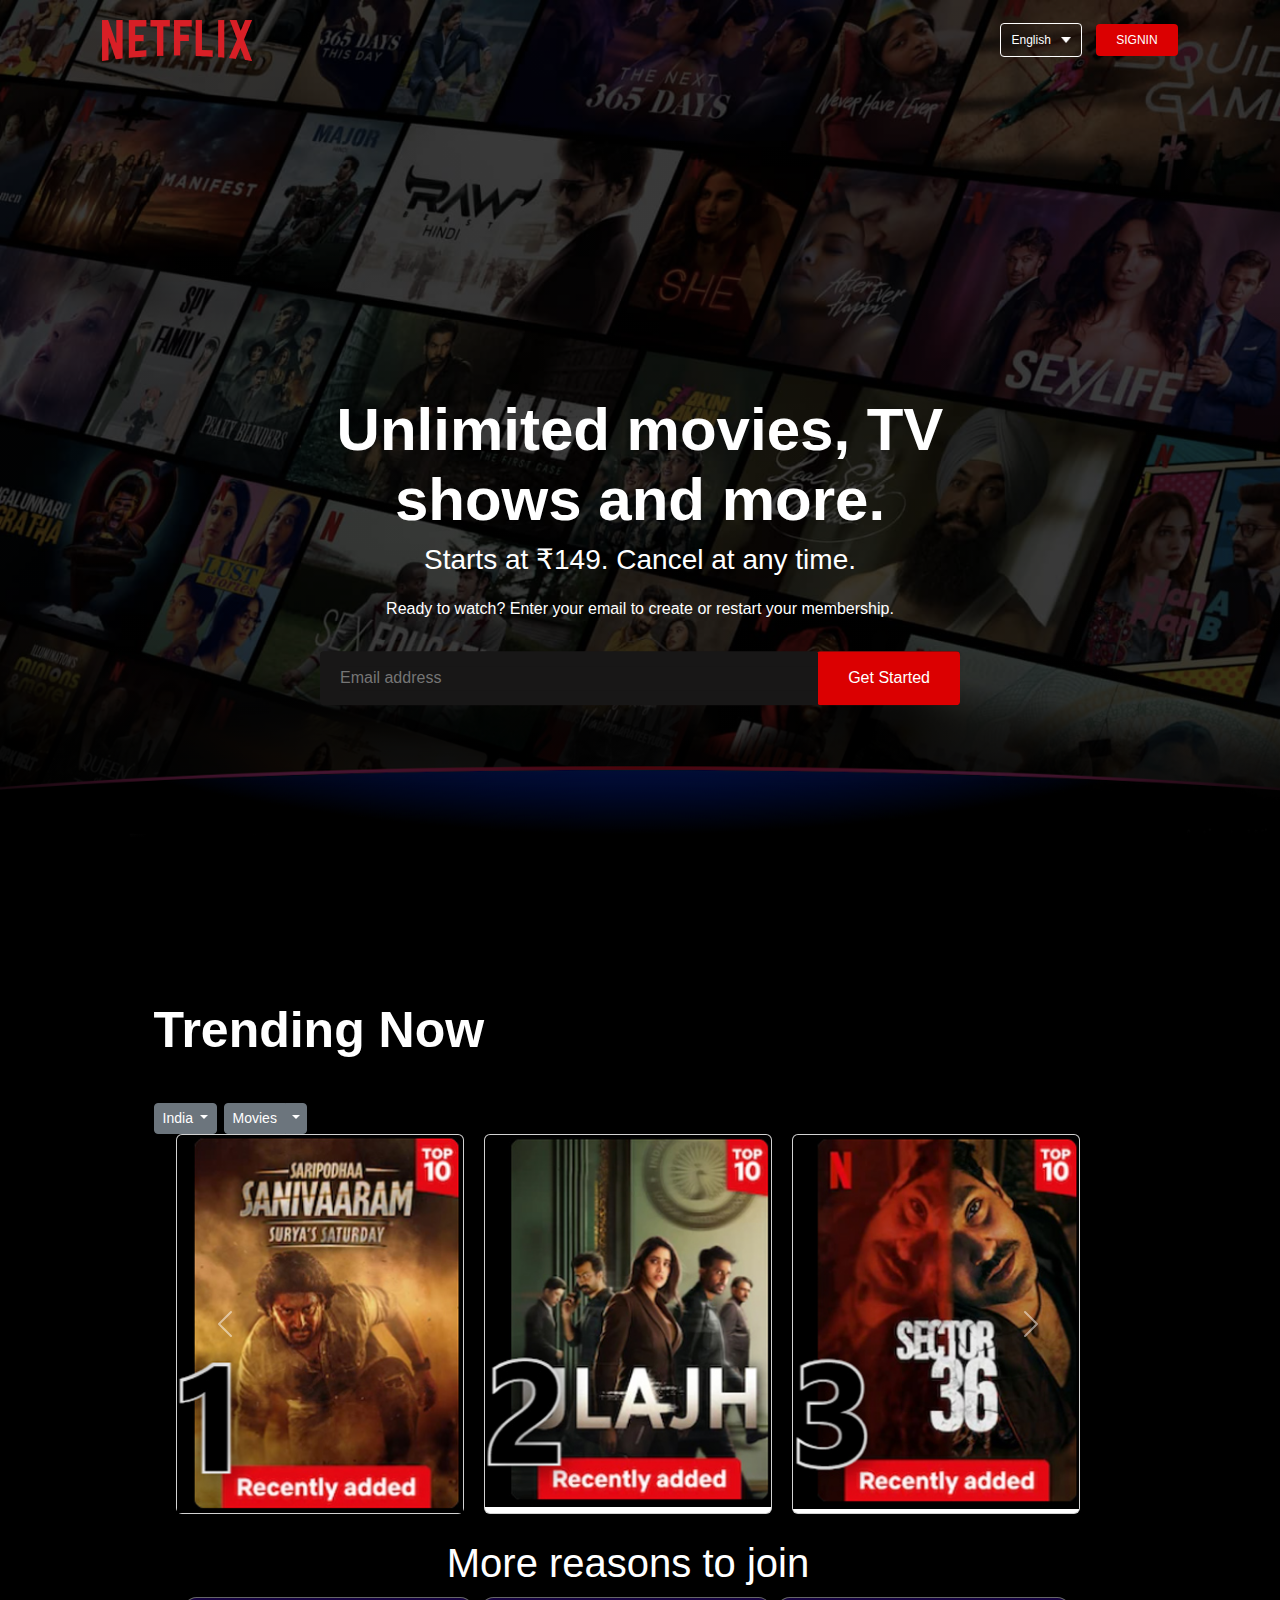
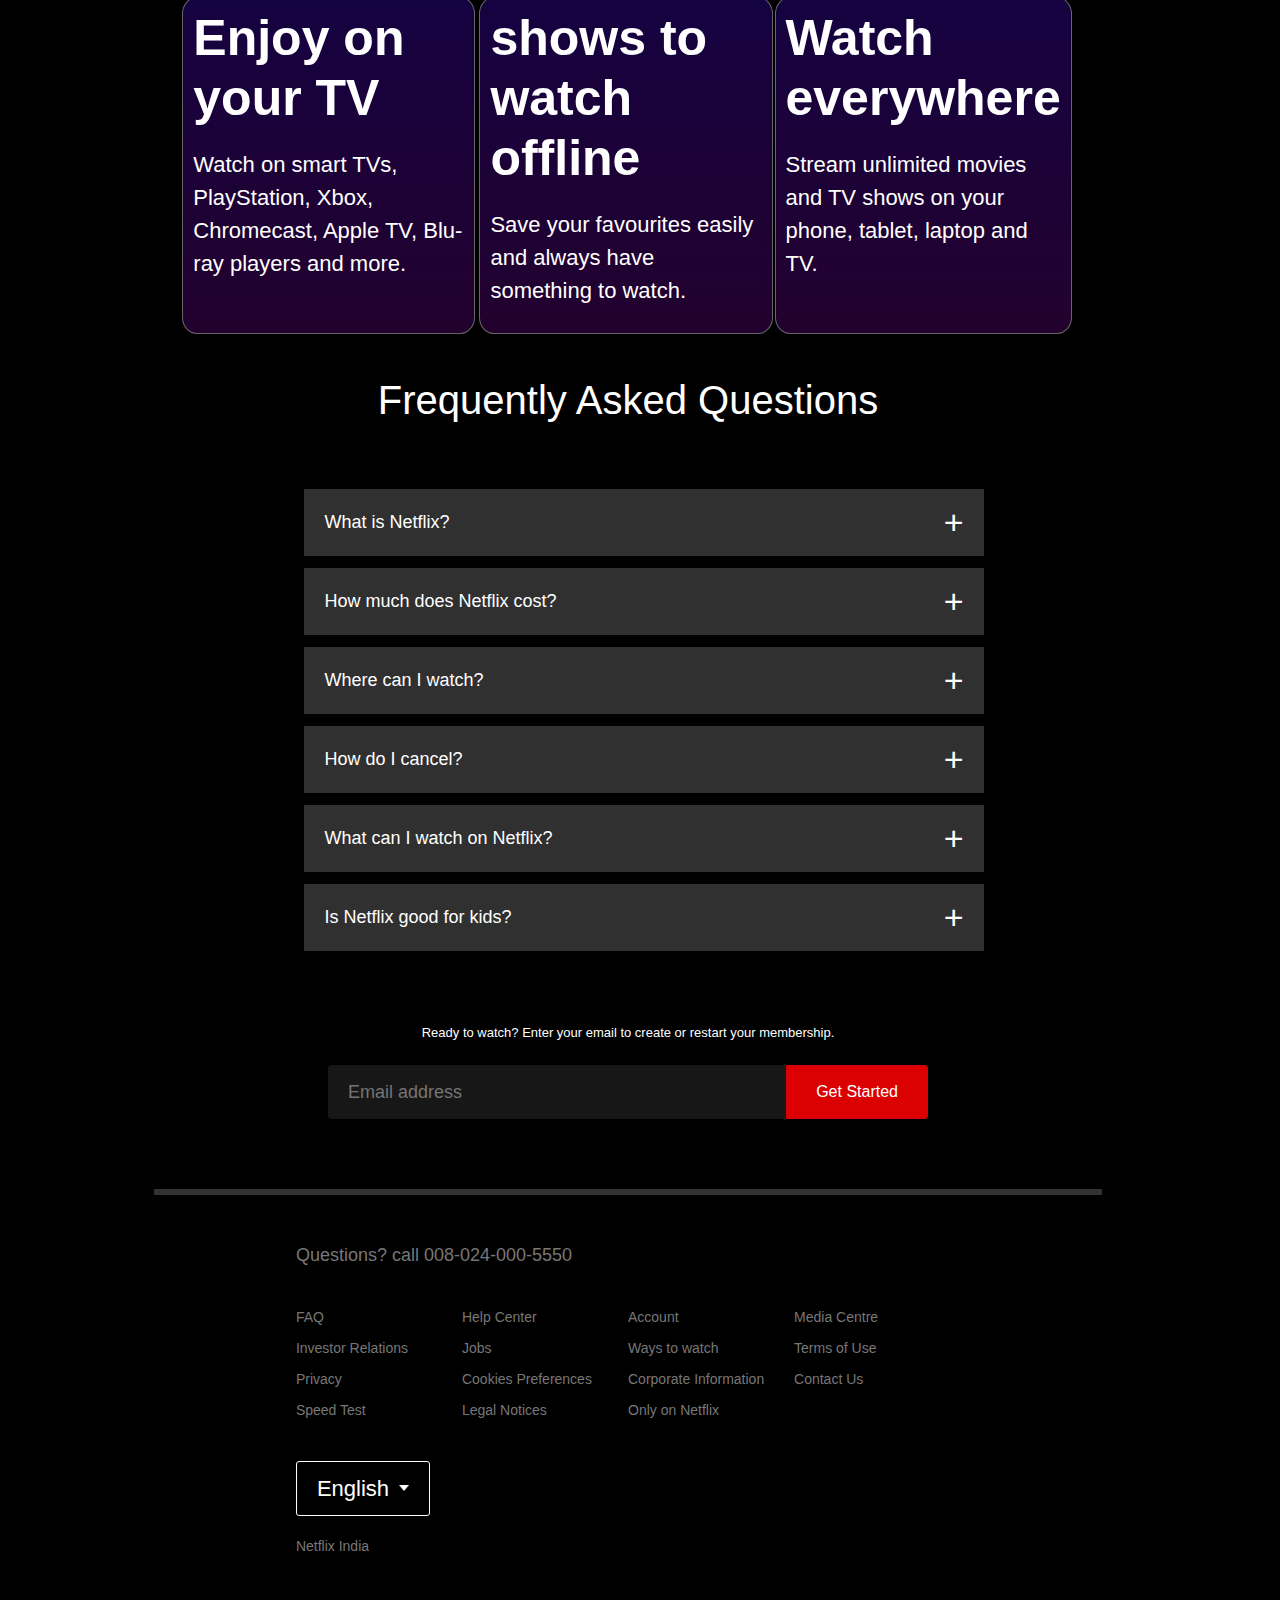
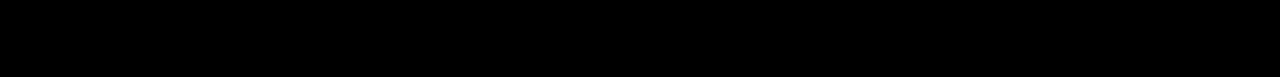
<file: index.html>
<!DOCTYPE html>
<html>
<head>
    <meta name="viewport" content="width=device-width, initial-scale=1.0">
    <title>Netfli</title>
    <link rel="stylesheet" href="style.css">
    <script src="https://cdn.jsdelivr.net/npm/bootstrap@5.3.3/dist/js/bootstrap.bundle.min.js" integrity="sha384-YvpcrYf0tY3lHB60NNkmXc5s9fDVZLESaAA55NDzOxhy9GkcIdslK1eN7N6jIeHz" crossorigin="anonymous"></script>
    <link href="https://cdn.jsdelivr.net/npm/bootstrap@5.3.3/dist/css/bootstrap.min.css" rel="stylesheet" integrity="sha384-QWTKZyjpPEjISv5WaRU9OFeRpok6YctnYmDr5pNlyT2bRjXh0JMhjY6hW+ALEwIH" crossorigin="anonymous">
   <script src="index.js"></script>
</head>

<body>
 <div class="overall_background">
<div class="header">
    <nav>
        <img src="logo.png" class="logo">
        <div>
            <button class="language-btn">English <img src="down-icon.png"></button>
            <button id="signin"><a href="loginform.html">SIGNIN</a></button>
        </div>
    </nav>
    <div class="header-content">
        <h1 style="color: white;">Unlimited movies, TV shows and more.</h1>
        <h3 style="color: white;">Starts at ₹149. Cancel at any time.</h3>
        <p style="color: white;">Ready to watch? Enter your email to create or restart your membership.</p>
        <form class="email-signup">
            <input type="email" placeholder="Email address" required>
            
            <button type="submit">Get Started</button>
        </form>
    </div>
</div>

<div class="features">
    <div class="row">
        <div class="text-col">
            <h2>Trending Now</h2>
            
        </div>



        <!-- /second part -->
        
        <div >

            <div class="btn-group">
                <button class="btn btn-secondary btn-sm dropdown-toggle" type="button" data-bs-toggle="dropdown" aria-expanded="false">
                  India
                </button>
                <ul class="dropdown-menu">
                  Global
                </ul>
                
                
              </div>
              <div class="btn-group">
                <button class="btn btn-secondary btn-sm" type="button">
                  Movies
                </button>
                <button type="button" class="btn btn-sm btn-secondary dropdown-toggle dropdown-toggle-split" data-bs-toggle="dropdown" aria-expanded="false">
                  <span class="visually-hidden">Toggle Dropdown</span>
                </button>
                <ul class="dropdown-menu">
                 Tv Shows
                </ul>
              </div>




        </div>
        

        <!--carousal-->

        <div>
        
      
        
        
          <link href="https://cdn.jsdelivr.net/npm/bootstrap@5.2.0/dist/css/bootstrap.min.css" rel="stylesheet" integrity="sha384-gH2yIJqKdNHPEq0n4Mqa/HGKIhSkIHeL5AyhkYV8i59U5AR6csBvApHHNl/vI1Bx" crossorigin="anonymous">
    <div id="carouselExampleControls" class="carousel carousel-da " data-bs-ride="carousel">
  <div class="carousel-inner">
    <div class="carousel-item active">
      <div class="card-wrapper container-sm d-flex  justify-content-around">
      <div class="card  " style="width: 18rem;">
  <img src="cu 1.jpg" class="card-img-top" alt="...">
  
</div><div class="card" style="width: 18rem;">
  <img src="cu 2.jpg" class="card-img-top" alt="...">
 
        </div>
        <div class="card" style="width: 18rem;">
  <img src="cu 3.jpg" class="card-img-top" alt="...">
  
</div>
</div>
    </div>
    <div class="carousel-item">
      <div class="card-wrapper container-sm d-flex   justify-content-around">
      <div class="card  " style="width: 18rem;">
  <img src="cu 7.jpg" class="card-img-top" alt="...">
  
</div>
<div class="card" style="width: 18rem;">
  <img src="cu 8.jpg" class="card-img-top" alt="...">
 
        </div>





        
        <div class="card" style="width: 18rem;">
  <img src="cu 9.jpg" class="card-img-top" alt="...">

</div>
    </div>
    </div>
    <div class="carousel-item">
      <div class="card-wrapper container-sm d-flex  justify-content-around">
      <div class="card " style="width: 18rem;">
  <img src="cu 4.jpg" class="card-img-top" alt="...">

</div>
        <div class="card" style="width: 18rem;">
  <img src="cu 5.jpg" class="card-img-top" alt="...">
  
        </div>
        <div class="card" style="width: 18rem;">
  <img src="cu 6.jpg" class="card-img-top" alt="...">

</div>
    </div>
  </div>
  <button class="carousel-control-prev" type="button" data-bs-target="#carouselExampleControls" data-bs-slide="prev">
    <span class="carousel-control-prev-icon" aria-hidden="true"></span>
    <span class="visually-hidden">Previous</span>
  </button>
  <button class="carousel-control-next" type="button" data-bs-target="#carouselExampleControls" data-bs-slide="next">
    <span class="carousel-control-next-icon" aria-hidden="true"></span>
    <span class="visually-hidden">Next</span>
  </button>
</div>
    
    
    
    
    <script src="https://cdn.jsdelivr.net/npm/bootstrap@5.2.0/dist/js/bootstrap.bundle.min.js" integrity="sha384-A3rJD856KowSb7dwlZdYEkO39Gagi7vIsF0jrRAoQmDKKtQBHUuLZ9AsSv4jD4Xa" crossorigin="anonymous"></script>
        
        
        
  </div>
   
            


<!-- responsive Layout -->
 <div>
<div class="layoutcontainer">
    <div class="wrapper">
        <header>

            <h1> More reasons to join </h1>
        </header>

<section class="columns">

    <div class="column">
        <h2>Enjoy on your TV</h2>
        <p>Watch on smart TVs, PlayStation, Xbox, Chromecast, Apple TV, Blu-ray players and more.</p>

    </div>

    <div class="column">
        <h2> shows to watch offline</h2>
        <p>
            Save your favourites easily and always have something to watch.</p>

    </div>

    <div class="column">
        <h2>Watch everywhere</h2>
        <p>Stream unlimited movies and TV shows on your phone, tablet, laptop and TV.</p>

    </div>


</section>

    </div>


</div>


  
 </div>



















        

 <div class="faq">
    <h2>Frequently Asked Questions</h2>
    <ul class="accordion">
        <li>
            <input type="radio" name="accordion" id="first">
            <label for="first">What is Netflix?</label>
            <div class="content">
                <p>Lorem ipsum dolor sit amet, consectetur adipiscing elit. Ut maximus faucibus ligula in cursus. Aenean elementum mauris tellus, ullamcorper fringilla justo suscipit ut. Ut eu justo semper, cursus velit id, feugiat odio.</p>
            </div>
        </li>
        <li>
            <input type="radio" name="accordion" id="second">
            <label for="second">How much does Netflix cost?</label>
            <div class="content">
                <p>Lorem ipsum dolor sit amet, consectetur adipiscing elit. Ut maximus faucibus ligula in cursus. Aenean elementum mauris tellus, ullamcorper fringilla justo suscipit ut. Ut eu justo semper, cursus velit id, feugiat odio.</p>
            </div>
        </li>
        <li>
            <input type="radio" name="accordion" id="third">
            <label for="third">Where can I watch?</label>
            <div class="content">
                <p>Lorem ipsum dolor sit amet, consectetur adipiscing elit. Ut maximus faucibus ligula in cursus. Aenean elementum mauris tellus, ullamcorper fringilla justo suscipit ut. Ut eu justo semper, cursus velit id, feugiat odio.</p>
            </div>
        </li>
        <li>
            <input type="radio" name="accordion" id="fourth">
            <label for="fourth">How do I cancel?</label>
            <div class="content">
                <p>Lorem ipsum dolor sit amet, consectetur adipiscing elit. Ut maximus faucibus ligula in cursus. Aenean elementum mauris tellus, ullamcorper fringilla justo suscipit ut. Ut eu justo semper, cursus velit id, feugiat odio.</p>
            </div>
        </li>
        <li>
            <input type="radio" name="accordion" id="fifth">
            <label for="fifth">What can I watch on Netflix?</label>
            <div class="content">
                <p>Lorem ipsum dolor sit amet, consectetur adipiscing elit. Ut maximus faucibus ligula in cursus. Aenean elementum mauris tellus, ullamcorper fringilla justo suscipit ut. Ut eu justo semper, cursus velit id, feugiat odio.</p>
            </div>
        </li>
        <li>
            <input type="radio" name="accordion" id="sixth">
            <label for="sixth">Is Netflix good for kids?</label>
            <div class="content">
                <p>Lorem ipsum dolor sit amet, consectetur adipiscing elit. Ut maximus faucibus ligula in cursus. Aenean elementum mauris tellus, ullamcorper fringilla justo suscipit ut. Ut eu justo semper, cursus velit id, feugiat odio.</p>
            </div>
        </li>
    </ul>
    <small>Ready to watch? Enter your email to create or restart your membership.</small>
    <form class="email-signup">
        <input type="email" placeholder="Email address" required>
        <button type="submit">Get Started</button>
    </form>
</div>

<div class="footer">
    <h2>Questions? call 008-024-000-5550</h2>

    <div class="row">
        <div class="col">
            <a href="#">FAQ</a>
            <a href="#">Investor Relations</a>
            <a href="#">Privacy</a>
            <a href="#">Speed Test</a>
        </div>
        <div class="col">
            <a href="#">Help Center</a>
            <a href="#">Jobs</a>
            <a href="#">Cookies Preferences</a>
            <a href="#">Legal Notices</a>
        </div>
        <div class="col">
            <a href="#">Account</a>
            <a href="#">Ways to watch</a>
            <a href="#">Corporate Information</a>
            <a href="#">Only on Netflix</a>
        </div>
        <div class="col">
            <a href="#">Media Centre</a>
            <a href="#">Terms of Use</a>
            <a href="#">Contact Us</a>
        </div>
    </div>
    <button class="language-btn">English <img src="down-icon.png"></button>
    <p class="copyright-txt">Netflix India</p>
</div>

</body>
</html>
</file>
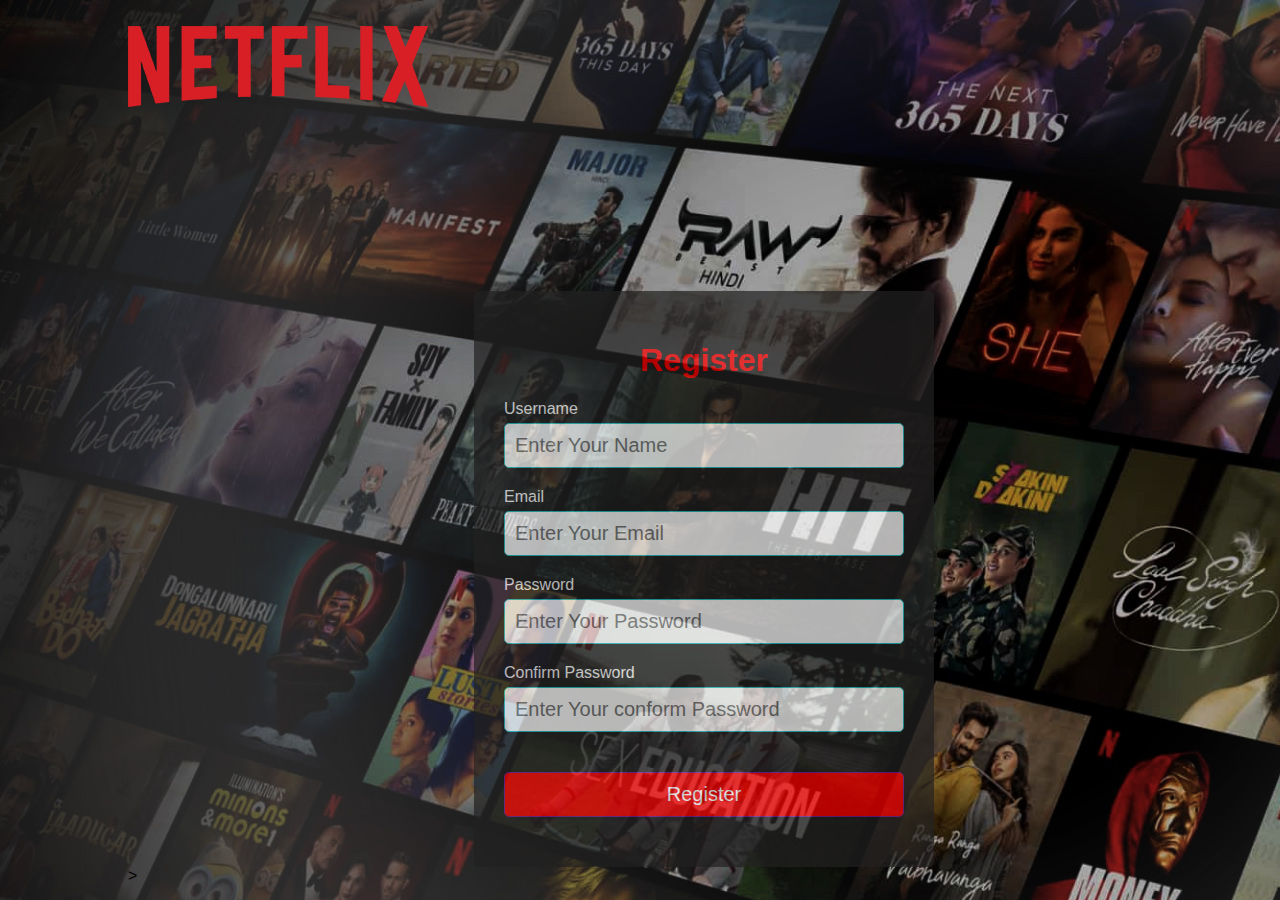
<file: loginform.html>
<!DOCTYPE html>
<html lang="en">
<head>
    <meta charset="UTF-8">
    <meta http-equiv="X-UA-Compatible" content="IE=edge">
    <meta name="viewport" content="width=device-width, initial-scale=1.0">
   <link rel="stylesheet" href="styles.css">
    <script src="index.js" defer></script>
    <title>Register</title>
</head>
<body>

    <div class="loginlogo">
        <img src="logo.png">
        <div class="container">
            <form action="" id="form">
                <h1>Register</h1>
                <div class="input-group">
                    <label for="username" >Username</label>
                    <input type="text" id="username" name="username" placeholder="Enter Your Name">
                    <div class="error"></div>
                </div>
                <div class="input-group">
                    <label for="email">Email</label>
                    <input type="text" id="email" name="email" placeholder="Enter Your Email" >
                    <div class="error"></div>
                </div>
                <div class="input-group">
                    <label for="password">Password</label>
                    <input type="password" id="password" name="password" placeholder="Enter Your Password">
                    <div class="error"></div>
                </div>
                <div class="input-group">
                    <label for="cpassword">Confirm Password</label>
                    <input type="password" id="cpassword" name="cpassword" placeholder="Enter Your conform Password">
                    <div class="error"></div>
                </div>
                <button type="submit" ondblclick="submitbutton()">Register</button>

                

            </form>



        </div>>
</body>
</html>
</file>
<file: style.css>
*{
    margin: 0;
    padding: 0;
    font-family: 'Poppins', sans-serif;
    box-sizing: border-box;
}
.overall_background{
    background: #000;
    color: #fff;
}
.header{
    width: 100%;
    height: 100vh;
    background-image: linear-gradient(rgba(0,0,0,0.7),rgba(0,0,0,0.7)), url(header-image.png);
    background-size: cover;
    background-position: center;
    padding: 10px 8%;
    position: relative;
}

nav{
    display: flex;
    align-items: center;
    justify-content: space-between;
    padding: 10px 0;
}

.logo{
    width: 150px;
    cursor: pointer;
}
nav button{
    border: 0;
    outline: 0;
    background: #db0001;
    color: #fff;
    padding: 7px 20px;
    font-size: 12px;
    border-radius: 4px;
    margin-left: 10px;
    cursor: pointer;
}

.language-btn{
    display: inline-flex;
    align-items: center;
    background: transparent;
    border: 1px solid #fff;
    padding: 7px 10px;
}
.language-btn img{
    width: 10px;
    margin-left: 10px;
}


.header-content{
    position: absolute;
    top: 50%;
    left: 50%;
    transform: translate(-50%,-50%);
    text-align: center;
    margin-top: 100px;
}

.header-content h1{
    font-size: 60px;
    line-height: 70px;
    font-weight: 600;
    max-width: 650px;
}
.header-content h3{
    font-weight: 400;
    margin-bottom: 20px;
}

#signin a{
    text-decoration: none;
    color: white;
}


.email-signup{
    background: #181717;
    border-radius: 4px;
    display: flex;
    align-items: center;
    margin-top: 30px;
    overflow: hidden;
    border-color: #fff 1px;
}

.email-signup input{
    flex: 1;
    border: 0;
    outline: 0;
    margin-left: 20px;
    background-color: #181717;
}
.email-signup button{
    background: #db0001;
    border: 0;
    outline: 0;
    color: #fff;
    font-size: 16px;
    cursor: pointer;
    padding: 15px 30px;
    border-radius:2%;
}

/* -----------features---------------- */

.features{
    padding: 50px 12%;
    font-size: 22px;
}
.row{
    display: flex;
    width: 100%;
    align-items: center;
    flex-wrap: wrap;
    padding: 50px 0;
}

.text-col{
    flex-basis: 50%;
    margin-bottom: 20px;
}
.img-col{
    flex-basis: 50%;
    margin-bottom: 20px;
}
.img-col img{
    display: block;
    width: 90%;
    margin: auto;
}
.features h2{
    font-size: 50px;
    font-weight: 600;
    margin-bottom: 20px;
}



/* ----------------footer----------------- */
.footer{
    padding: 50px 15% 10px;
    border-top: 6px solid #333;
    color: #777;
}
.footer h2{
    font-size: 18px;
    font-weight: 400;
    margin-bottom: 30px;
}
.footer .col{
    flex-basis: 25%;
    flex-grow: 1;
    margin-bottom: 20px;
}
.footer .col a{
    display: block;
    text-decoration: none;
    color: #777;
    font-size: 14px;
    margin-bottom: 10px;
}
.footer .row{
    align-items: flex-start;
    padding: 10px 0;
}
.footer .language-btn{
    color: #fff;
    padding: 10px 20px;
    border-radius: 3px;
}
.copyright-txt{
    font-size: 14px;
    margin-top: 20px;
    margin-bottom: 10px;
}

/* ---------media-queries-for-small-screen-------- */
@media only screen and (max-width: 600px){
    .logo{
        width: 100px;
    }
    nav button{
        padding: 5px 10px;
    }
    nav .language-btn{
        padding: 4px 8px;
    }
    .header-content{
        position: unset;
        transform: none;
        padding-top: 150px;
    }
    .header-content h1{
        font-size: 30px;
    }
    .email-signup button{
        font-size: 12px;
        padding: 10px 15px;
    }
    .text-col, .img-col{
        flex-basis: 100%;
    }
    .features h2{
        font-size: 30px;
    }
    .features p{
        font-size: 15px;
    }
    .row:nth-child(2), .row:nth-child(4){
        flex-direction: column-reverse;
    }
    .features .row{
        padding: 10px 0;
    }
    .faq h2{
        font-size: 20px;
    }
    .accordion .content{
        font-size: 14px;
    }
    .accordion li label{
        padding: 10px;
        font-size: 14px;
    }
    label::after{
        font-size: 22px;
    }
}




/* resposive page */
.wrapper{
    padding: 5px;
    max-width: 960px;
    width: 95%;
    margin: 20px auto;
}

header{
    padding: 0 15px;
    text-align: center;
    font-size: 21px;
}

.columns{
    display: flex;
    flex-flow: row wrap;
    justify-content: center;
    margin: 5px 0;
    
    }

    .column{
        flex: 1;
        border: 1px solid #666 ;
        margin: 2px;
        padding: 10px;
        background: linear-gradient(hsl(258, 94%, 13%),rgb(35, 1, 46)
        );
        transition: 0.3s;
        border-radius: 5%;
    }
    .column:first-child{
        margin-left: 0;
        background: linear-gradient(hsl(258, 94%, 13%),rgb(35, 1, 46));
    }
    .column:last-child{
        margin-left: 0;
        background: linear-gradient(hsl(258, 94%, 13%),rgb(35, 1, 46));
    }

    @media screen and (max-width:980px)
{
    .column .column {
        margin-bottom: 5px;
        flex: basis 40%; ;
    }
    .column .column:last-child{
        flex-basis: 100%;
        margin: 0;
    }}

    .column .column:nth-last-child(2){
        margin-right: 0%;
    }

@media screen and (max-width:680px)
{
.column .column{
flex-basis: 100% ;
margin: 0 0 5px 0;
}
}

.features{
    padding: 50px 12%;
    font-size: 22px;
}
.row{
    display: flex;
    width: 100%;
    align-items: center;
    flex-wrap: wrap;
    padding: 50px 0;
}

.text-col{
    flex-basis: 50%;
    margin-bottom: 20px;
}
.img-col{
    flex-basis: 50%;
    margin-bottom: 20px;
}
.img-col img{
    display: block;
    width: 90%;
    margin: auto;
}
.features h2{
    font-size: 50px;
    font-weight: 600;
    margin-bottom: 20px;
}

/* ----------------faq-------------- */
.faq{
    padding: 10px 12%;
    text-align: center;
    font-size: 18px;
}
.faq h2{
    font-weight: 500;
    font-size: 40px;
}

.accordion{
    margin: 60px auto;
    width: 100%;
    max-width: 750px;
}
.accordion li{
    list-style: none;
    width: 100%;
    padding: 5px;
}
.accordion li label{
    display: flex;
    align-items: center;
    padding: 20px;
    font-size: 18px;
    font-weight: 500;
    background: #303030;
    margin-bottom: 2px;
    cursor: pointer;
    position: relative;
}
label::after{
    content: '+';
    font-size: 34px;
    position: absolute;
    right: 20px;
    transition: transform 0.5s;
}
input[type="radio"]{
    display: none;
}
.accordion .content{
    background: #303030;
    text-align: left;
    padding: 0 20px;
    max-height: 0;
    overflow: hidden;
    transition: max-height 0.5s, padding 0.5s;
}
.accordion input[type="radio"]:checked + label + .content{
    max-height: 600px;
    padding: 30px 20px;
}
.accordion input[type="radio"]:checked + label::after{
    transform: rotate(135deg);
}
.faq .email-signup{
    max-width: 600px;
    margin: 20px auto 60px;
}
.faq small{
    font-size: 13px;
}

/* ----------------footer----------------- */
.footer{
    padding: 50px 15% 10px;
    border-top: 6px solid #333;
    color: #777;
}
.footer h2{
    font-size: 18px;
    font-weight: 400;
    margin-bottom: 30px;
}
.footer .col{
    flex-basis: 25%;
    flex-grow: 1;
    margin-bottom: 20px;
}
.footer .col a{
    display: block;
    text-decoration: none;
    color: #777;
    font-size: 14px;
    margin-bottom: 10px;
}
.footer .row{
    align-items: flex-start;
    padding: 10px 0;
}
.footer .language-btn{
    color: #fff;
    padding: 10px 20px;
    border-radius: 3px;
}
.copyright-txt{
    font-size: 14px;
    margin-top: 20px;
    margin-bottom: 10px;
}

/* ---------media-queries-for-small-screen-------- */
@media only screen and (max-width: 600px){
    .logo{
        width: 100px;
    }
    nav button{
        padding: 5px 10px;
    }
    nav .language-btn{
        padding: 4px 8px;
    }
    .header-content{
        position: unset;
        transform: none;
        padding-top: 150px;
    }
    .header-content h1{
        font-size: 30px;
    }
    .email-signup button{
        font-size: 12px;
        padding: 10px 15px;
    }
    .text-col, .img-col{
        flex-basis: 100%;
    }
    .features h2{
        font-size: 30px;
    }
    .features p{
        font-size: 15px;
    }
    .row:nth-child(2), .row:nth-child(4){
        flex-direction: column-reverse;
    }
    .features .row{
        padding: 10px 0;
    }
    .faq h2{
        font-size: 20px;
    }
    .accordion .content{
        font-size: 14px;
    }
    .accordion li label{
        padding: 10px;
        font-size: 14px;
    }
    label::after{
        font-size: 22px;
    }
}
</file>
<file: styles.css>
body{
    background-image: url(login\ bg.jpg);
    
    background-attachment: fixed;
    margin:0;
    font-family: 'Poppins', sans-serif; 
}


.loginlogo{
    margin-top: 2%;
    margin-left: 10%;
}

#form{
    width:400px;
    margin:20vh auto 0 auto;
    background-color: rgb(34, 33, 33);
    border-radius: 5px;
    padding:30px;
    opacity: .7;
}

h1{
    text-align: center;
    color:red
}

#form button{
    background-color: red;
    color:white;
    border: 1px solid #792099;
    border-radius: 5px;
    padding:10px;
    margin:20px 0px;
    cursor:pointer;
    font-size:20px;
    width:100%;
}

.input-group{
    display:flex;
    flex-direction: column;
    margin-bottom: 15px;
}

.input-group input{
    border-radius: 5px;
    font-size:20px;
    margin-top:5px;
    padding:10px;
    border:1px solid rgb(34,193,195) ;
}

.input-group input:focus{
    outline:0;
}

.input-group .error{
    color:rgb(242, 18, 18);
    font-size:16px;
    margin-top: 5px;
}

.input-group.success input{
    border-color: #0cc477;
}

.input-group.error input{
    border-color:rgb(206, 67, 67);
}

label{
    color: rgb(247, 247, 247);
}
</file>
